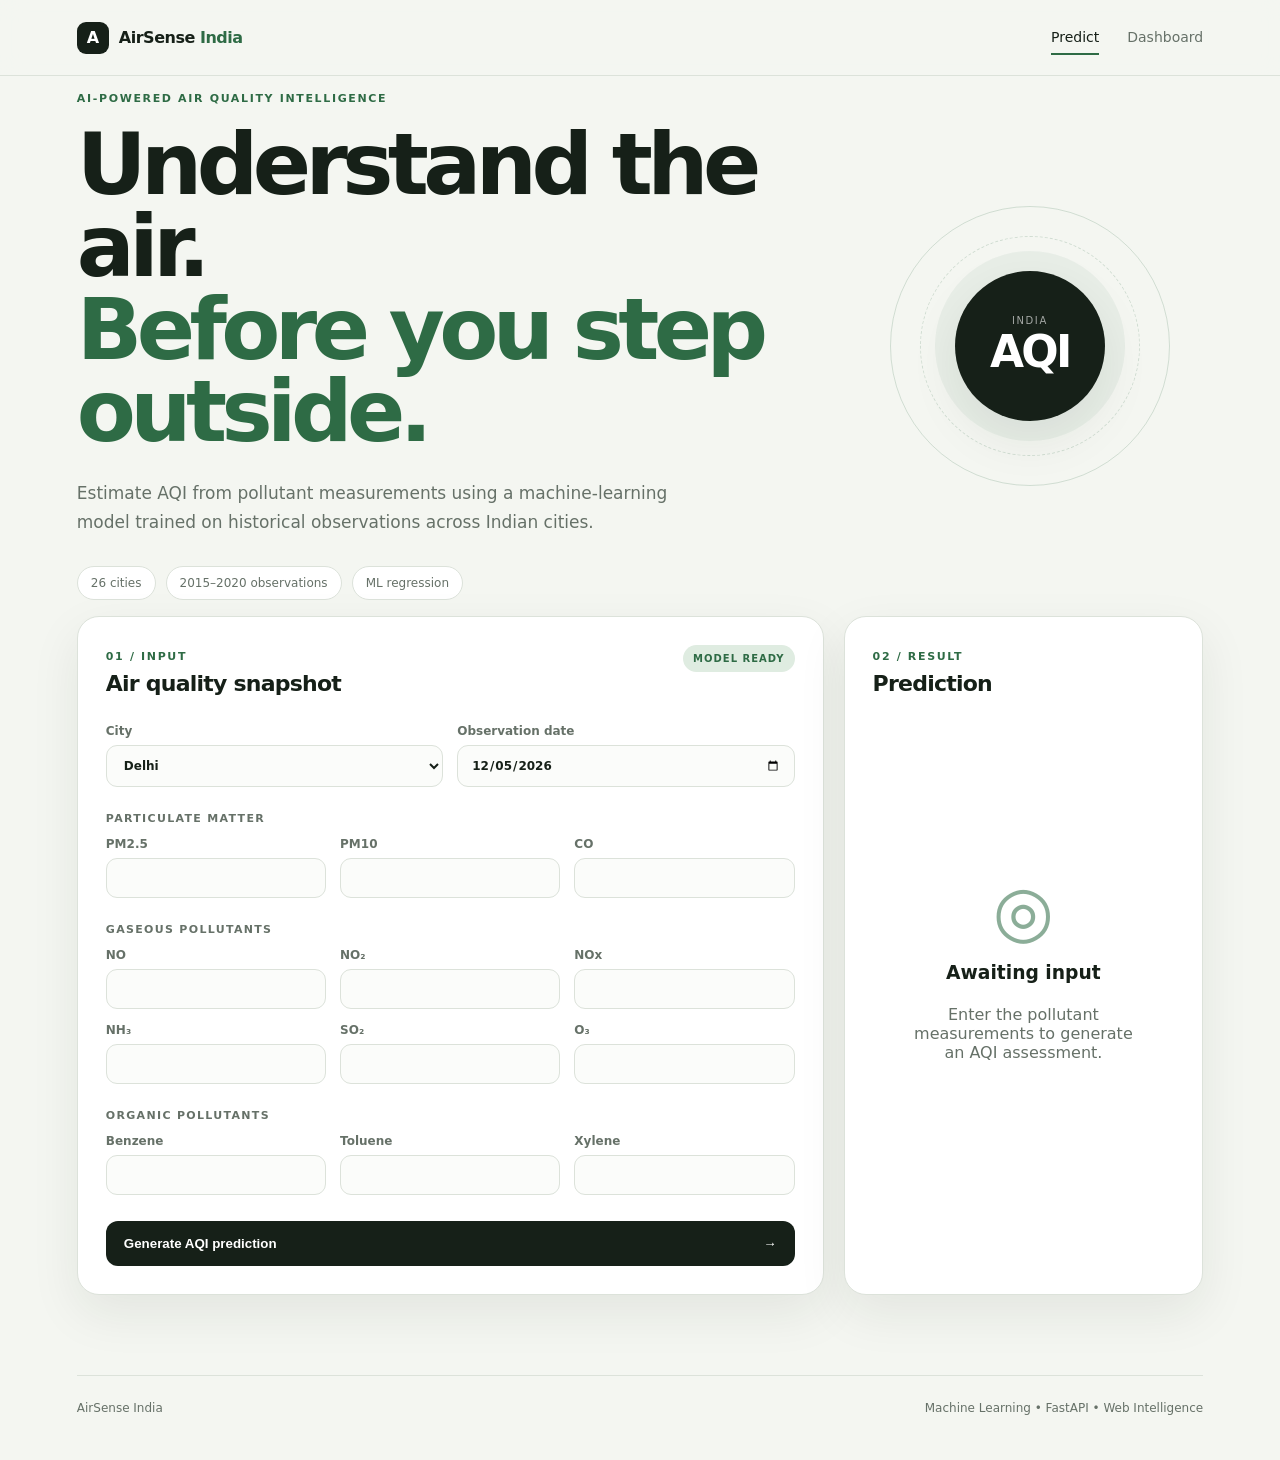
<file: frontend/index.html>
<!DOCTYPE html>
<html lang="en">
<head>
    <meta charset="UTF-8">
    <meta name="viewport" content="width=device-width, initial-scale=1.0">
    <meta name="description" content="AirSense India - AI-powered AQI prediction and air quality analytics.">
    <title>AirSense India — AQI Intelligence</title>
    <link rel="stylesheet" href="style.css">
</head>

<body>
<header class="nav">
    <a class="brand" href="index.html">
        <span class="brand-mark">A</span>
        <span>AirSense <b>India</b></span>
    </a>

    <nav>
        <a class="active" href="index.html">Predict</a>
        <a href="dashboard.html">Dashboard</a>
    </nav>
</header>

<main>
    <section class="hero">
        <div class="hero-copy">
            <div class="eyebrow">AI-POWERED AIR QUALITY INTELLIGENCE</div>
            <h1>Understand the air.<br><em>Before you step outside.</em></h1>
            <p>
                Estimate AQI from pollutant measurements using a machine-learning
                model trained on historical observations across Indian cities.
            </p>
            <div class="hero-meta">
                <span>26 cities</span>
                <span>2015–2020 observations</span>
                <span>ML regression</span>
            </div>
        </div>

        <div class="hero-orb">
            <div class="orb-ring ring-1"></div>
            <div class="orb-ring ring-2"></div>
            <div class="orb-core">
                <span>INDIA</span>
                <strong>AQI</strong>
            </div>
        </div>
    </section>

    <section class="workspace">
        <div class="panel form-panel">
            <div class="panel-heading">
                <div>
                    <span class="section-label">01 / INPUT</span>
                    <h2>Air quality snapshot</h2>
                </div>
                <span class="status-dot">MODEL READY</span>
            </div>

            <form id="predictionForm">
                <div class="two-col">
                    <label>
                        City
                        <select id="city" required></select>
                    </label>

                    <label>
                        Observation date
                        <input type="date" id="date" required>
                    </label>
                </div>

                <div class="subheading">Particulate matter</div>
                <div class="three-col">
                    <label>PM2.5 <input type="number" id="PM2_5" min="0" step="any" required></label>
                    <label>PM10 <input type="number" id="PM10" min="0" step="any" required></label>
                    <label>CO <input type="number" id="CO" min="0" step="any" required></label>
                </div>

                <div class="subheading">Gaseous pollutants</div>
                <div class="three-col">
                    <label>NO <input type="number" id="NO" min="0" step="any" required></label>
                    <label>NO₂ <input type="number" id="NO2" min="0" step="any" required></label>
                    <label>NOx <input type="number" id="NOx" min="0" step="any" required></label>
                    <label>NH₃ <input type="number" id="NH3" min="0" step="any" required></label>
                    <label>SO₂ <input type="number" id="SO2" min="0" step="any" required></label>
                    <label>O₃ <input type="number" id="O3" min="0" step="any" required></label>
                </div>

                <div class="subheading">Organic pollutants</div>
                <div class="three-col">
                    <label>Benzene <input type="number" id="Benzene" min="0" step="any" required></label>
                    <label>Toluene <input type="number" id="Toluene" min="0" step="any" required></label>
                    <label>Xylene <input type="number" id="Xylene" min="0" step="any" required></label>
                </div>

                <button class="primary-btn" type="submit">
                    <span>Generate AQI prediction</span>
                    <span>→</span>
                </button>
            </form>
        </div>

        <div class="panel result-panel" id="resultPanel">
            <div class="panel-heading">
                <div>
                    <span class="section-label">02 / RESULT</span>
                    <h2>Prediction</h2>
                </div>
            </div>

            <div id="resultEmpty" class="empty-state">
                <div class="empty-icon">◎</div>
                <h3>Awaiting input</h3>
                <p>Enter the pollutant measurements to generate an AQI assessment.</p>
            </div>

            <div id="resultContent" class="hidden">
                <div class="aqi-score">
                    <span>Predicted AQI</span>
                    <strong id="aqiValue">—</strong>
                    <div id="aqiCategory" class="category-pill">—</div>
                </div>

                <div class="risk-box">
                    <span id="riskLabel">Risk</span>
                    <strong id="riskValue">—</strong>
                    <p id="riskMessage">—</p>
                </div>

                <div class="result-grid">
                    <div>
                        <span>Dominant measured pollutant</span>
                        <strong id="dominantPollutant">—</strong>
                    </div>
                </div>

                <div class="recommendations">
                    <span>Suggested precautions</span>
                    <ul id="recommendations"></ul>
                </div>
            </div>
        </div>
    </section>
</main>

<footer>
    <span>AirSense India</span>
    <span>Machine Learning • FastAPI • Web Intelligence</span>
</footer>

<script src="script.js"></script>
</body>
</html>
</file>
<file: frontend/style.css>
:root {
    --bg: #f4f6f1;
    --surface: #ffffff;
    --surface-2: #edf1ea;
    --ink: #162018;
    --muted: #667168;
    --line: #dce2da;
    --accent: #2e6b45;
    --accent-dark: #1d4e30;
    --accent-soft: #dfece1;
    --shadow: 0 18px 50px rgba(24, 39, 27, .08);
}

* { box-sizing: border-box; }

html { scroll-behavior: smooth; }

body {
    margin: 0;
    background: var(--bg);
    color: var(--ink);
    font-family: Inter, ui-sans-serif, system-ui, -apple-system, BlinkMacSystemFont, "Segoe UI", sans-serif;
}

a { color: inherit; text-decoration: none; }

.nav {
    height: 76px;
    padding: 0 6vw;
    display: flex;
    align-items: center;
    justify-content: space-between;
    border-bottom: 1px solid var(--line);
    background: rgba(244, 246, 241, .92);
    backdrop-filter: blur(12px);
    position: sticky;
    top: 0;
    z-index: 10;
}

.brand {
    display: flex;
    align-items: center;
    gap: 10px;
    font-weight: 750;
    letter-spacing: -.03em;
}

.brand b { color: var(--accent); }

.brand-mark {
    width: 32px;
    height: 32px;
    display: grid;
    place-items: center;
    border-radius: 9px;
    background: var(--ink);
    color: white;
    font-weight: 800;
}

.nav nav, .nav > nav {
    display: flex;
    gap: 28px;
    color: var(--muted);
    font-size: 14px;
}

.nav nav a, .nav > nav a {
    padding: 8px 0;
    border-bottom: 2px solid transparent;
}

.nav nav a.active, .nav > nav a.active {
    color: var(--ink);
    border-bottom-color: var(--accent);
}

main {
    width: min(1180px, 88vw);
    margin: 0 auto;
}

.hero {
    min-height: 540px;
    display: grid;
    grid-template-columns: 1.35fr .65fr;
    align-items: center;
    gap: 60px;
}

.eyebrow, .section-label {
    font-size: 11px;
    letter-spacing: .15em;
    font-weight: 800;
    color: var(--accent);
}

.hero h1 {
    font-size: clamp(48px, 7vw, 86px);
    line-height: .96;
    letter-spacing: -.065em;
    margin: 18px 0 26px;
    max-width: 850px;
}

.hero h1 em {
    color: var(--accent);
    font-style: normal;
}

.hero p {
    color: var(--muted);
    max-width: 620px;
    font-size: 17px;
    line-height: 1.7;
}

.hero-meta {
    display: flex;
    flex-wrap: wrap;
    gap: 10px;
    margin-top: 30px;
}

.hero-meta span {
    border: 1px solid var(--line);
    background: var(--surface);
    padding: 9px 13px;
    border-radius: 999px;
    color: var(--muted);
    font-size: 12px;
}

.hero-orb {
    height: 340px;
    position: relative;
    display: grid;
    place-items: center;
}

.orb-ring {
    position: absolute;
    border: 1px solid rgba(46, 107, 69, .18);
    border-radius: 50%;
}

.ring-1 { width: 280px; height: 280px; }
.ring-2 { width: 220px; height: 220px; border-style: dashed; }

.orb-core {
    width: 150px;
    height: 150px;
    border-radius: 50%;
    background: var(--ink);
    color: white;
    display: flex;
    flex-direction: column;
    justify-content: center;
    align-items: center;
    box-shadow: 0 0 0 20px rgba(46, 107, 69, .06), var(--shadow);
}

.orb-core span { font-size: 10px; letter-spacing: .16em; opacity: .6; }
.orb-core strong { font-size: 44px; letter-spacing: -.06em; }

.workspace {
    display: grid;
    grid-template-columns: 1.35fr .65fr;
    gap: 20px;
    padding-bottom: 80px;
}

.panel, .chart-card, .ranking-card {
    background: var(--surface);
    border: 1px solid var(--line);
    border-radius: 22px;
    box-shadow: var(--shadow);
}

.panel { padding: 28px; }

.panel-heading, .chart-header {
    display: flex;
    justify-content: space-between;
    align-items: flex-start;
    gap: 15px;
    margin-bottom: 28px;
}

.panel-heading h2, .chart-header h2 {
    margin: 7px 0 0;
    font-size: 22px;
    letter-spacing: -.035em;
}

.status-dot {
    font-size: 10px;
    letter-spacing: .1em;
    font-weight: 800;
    color: var(--accent);
    background: var(--accent-soft);
    border-radius: 999px;
    padding: 8px 10px;
}

.two-col, .three-col {
    display: grid;
    gap: 14px;
}

.two-col { grid-template-columns: 1fr 1fr; }
.three-col { grid-template-columns: repeat(3, 1fr); }

label {
    display: flex;
    flex-direction: column;
    gap: 7px;
    color: var(--muted);
    font-size: 12px;
    font-weight: 650;
}

input, select {
    width: 100%;
    border: 1px solid var(--line);
    background: #fbfcfa;
    color: var(--ink);
    border-radius: 11px;
    padding: 12px 13px;
    outline: none;
    font: inherit;
}

input:focus, select:focus {
    border-color: var(--accent);
    box-shadow: 0 0 0 3px rgba(46, 107, 69, .08);
}

.subheading {
    margin: 25px 0 12px;
    font-size: 11px;
    text-transform: uppercase;
    letter-spacing: .12em;
    color: var(--muted);
    font-weight: 800;
}

.primary-btn {
    width: 100%;
    border: 0;
    border-radius: 12px;
    margin-top: 26px;
    padding: 15px 18px;
    background: var(--ink);
    color: white;
    display: flex;
    justify-content: space-between;
    align-items: center;
    cursor: pointer;
    font-weight: 750;
    transition: transform .2s ease, background .2s ease;
}

.primary-btn:hover {
    transform: translateY(-2px);
    background: var(--accent-dark);
}

.empty-state {
    min-height: 500px;
    display: grid;
    place-content: center;
    text-align: center;
    color: var(--muted);
    padding: 40px;
}

.empty-icon {
    font-size: 70px;
    color: var(--accent);
    opacity: .55;
}

.empty-state h3 {
    color: var(--ink);
    margin: 10px 0 6px;
}

.hidden { display: none !important; }

.aqi-score {
    padding: 10px 0 25px;
    text-align: center;
}

.aqi-score > span, .risk-box > span, .recommendations > span {
    color: var(--muted);
    font-size: 11px;
    text-transform: uppercase;
    letter-spacing: .12em;
    font-weight: 800;
}

.aqi-score strong {
    display: block;
    font-size: 92px;
    line-height: 1;
    letter-spacing: -.08em;
    margin: 18px 0;
}

.category-pill {
    display: inline-block;
    padding: 8px 14px;
    border-radius: 999px;
    background: var(--accent-soft);
    color: var(--accent-dark);
    font-weight: 800;
    font-size: 12px;
}

.risk-box {
    background: var(--surface-2);
    border-radius: 16px;
    padding: 18px;
}

.risk-box strong {
    display: block;
    font-size: 22px;
    margin: 6px 0;
}

.risk-box p {
    margin: 0;
    color: var(--muted);
    font-size: 13px;
    line-height: 1.5;
}

.result-grid {
    margin: 15px 0;
    padding: 18px;
    border: 1px solid var(--line);
    border-radius: 15px;
}

.result-grid span {
    display: block;
    color: var(--muted);
    font-size: 11px;
    margin-bottom: 6px;
}

.result-grid strong { font-size: 17px; }

.recommendations {
    padding-top: 12px;
}

.recommendations ul {
    padding-left: 18px;
    color: var(--muted);
    font-size: 13px;
    line-height: 1.65;
}

footer {
    width: min(1180px, 88vw);
    margin: 0 auto;
    padding: 25px 0 45px;
    border-top: 1px solid var(--line);
    display: flex;
    justify-content: space-between;
    color: var(--muted);
    font-size: 12px;
}

/* Dashboard */
.dashboard-main { padding: 70px 0; }

.dashboard-title {
    display: flex;
    align-items: flex-end;
    justify-content: space-between;
    gap: 30px;
    margin-bottom: 35px;
}

.dashboard-title h1 {
    font-size: clamp(40px, 6vw, 64px);
    letter-spacing: -.06em;
    margin: 10px 0;
}

.dashboard-title p {
    color: var(--muted);
    margin: 0;
}

.city-select { width: 220px; }

.kpi-grid {
    display: grid;
    grid-template-columns: repeat(4, 1fr);
    gap: 14px;
    margin-bottom: 20px;
}

.kpi {
    background: var(--surface);
    border: 1px solid var(--line);
    border-radius: 17px;
    padding: 20px;
}

.kpi span {
    display: block;
    color: var(--muted);
    font-size: 11px;
    text-transform: uppercase;
    letter-spacing: .1em;
}

.kpi strong {
    display: block;
    margin-top: 10px;
    font-size: 32px;
    letter-spacing: -.05em;
}

.chart-grid {
    display: grid;
    grid-template-columns: 1.5fr .8fr;
    gap: 20px;
}

.chart-card, .ranking-card { padding: 25px; }

.chart-card.wide { min-height: 440px; }

.chart-wrap {
    height: 330px;
}

.ranking-card { margin-top: 20px; }

.table-scroll { overflow-x: auto; }

table {
    width: 100%;
    border-collapse: collapse;
    font-size: 13px;
}

th, td {
    text-align: left;
    padding: 13px 10px;
    border-bottom: 1px solid var(--line);
}

th {
    color: var(--muted);
    font-size: 10px;
    text-transform: uppercase;
    letter-spacing: .1em;
}

td { color: var(--ink); }

@media (max-width: 900px) {
    .hero, .workspace, .chart-grid {
        grid-template-columns: 1fr;
    }

    .hero { padding: 60px 0; }

    .hero-orb { display: none; }

    .kpi-grid { grid-template-columns: 1fr 1fr; }
}

@media (max-width: 620px) {
    .nav { padding: 0 5vw; }
    main, footer { width: 90vw; }

    .two-col, .three-col {
        grid-template-columns: 1fr;
    }

    .kpi-grid { grid-template-columns: 1fr 1fr; }

    .dashboard-title {
        align-items: flex-start;
        flex-direction: column;
    }

    .city-select { width: 100%; }

    footer {
        flex-direction: column;
        gap: 8px;
    }
}
</file>
